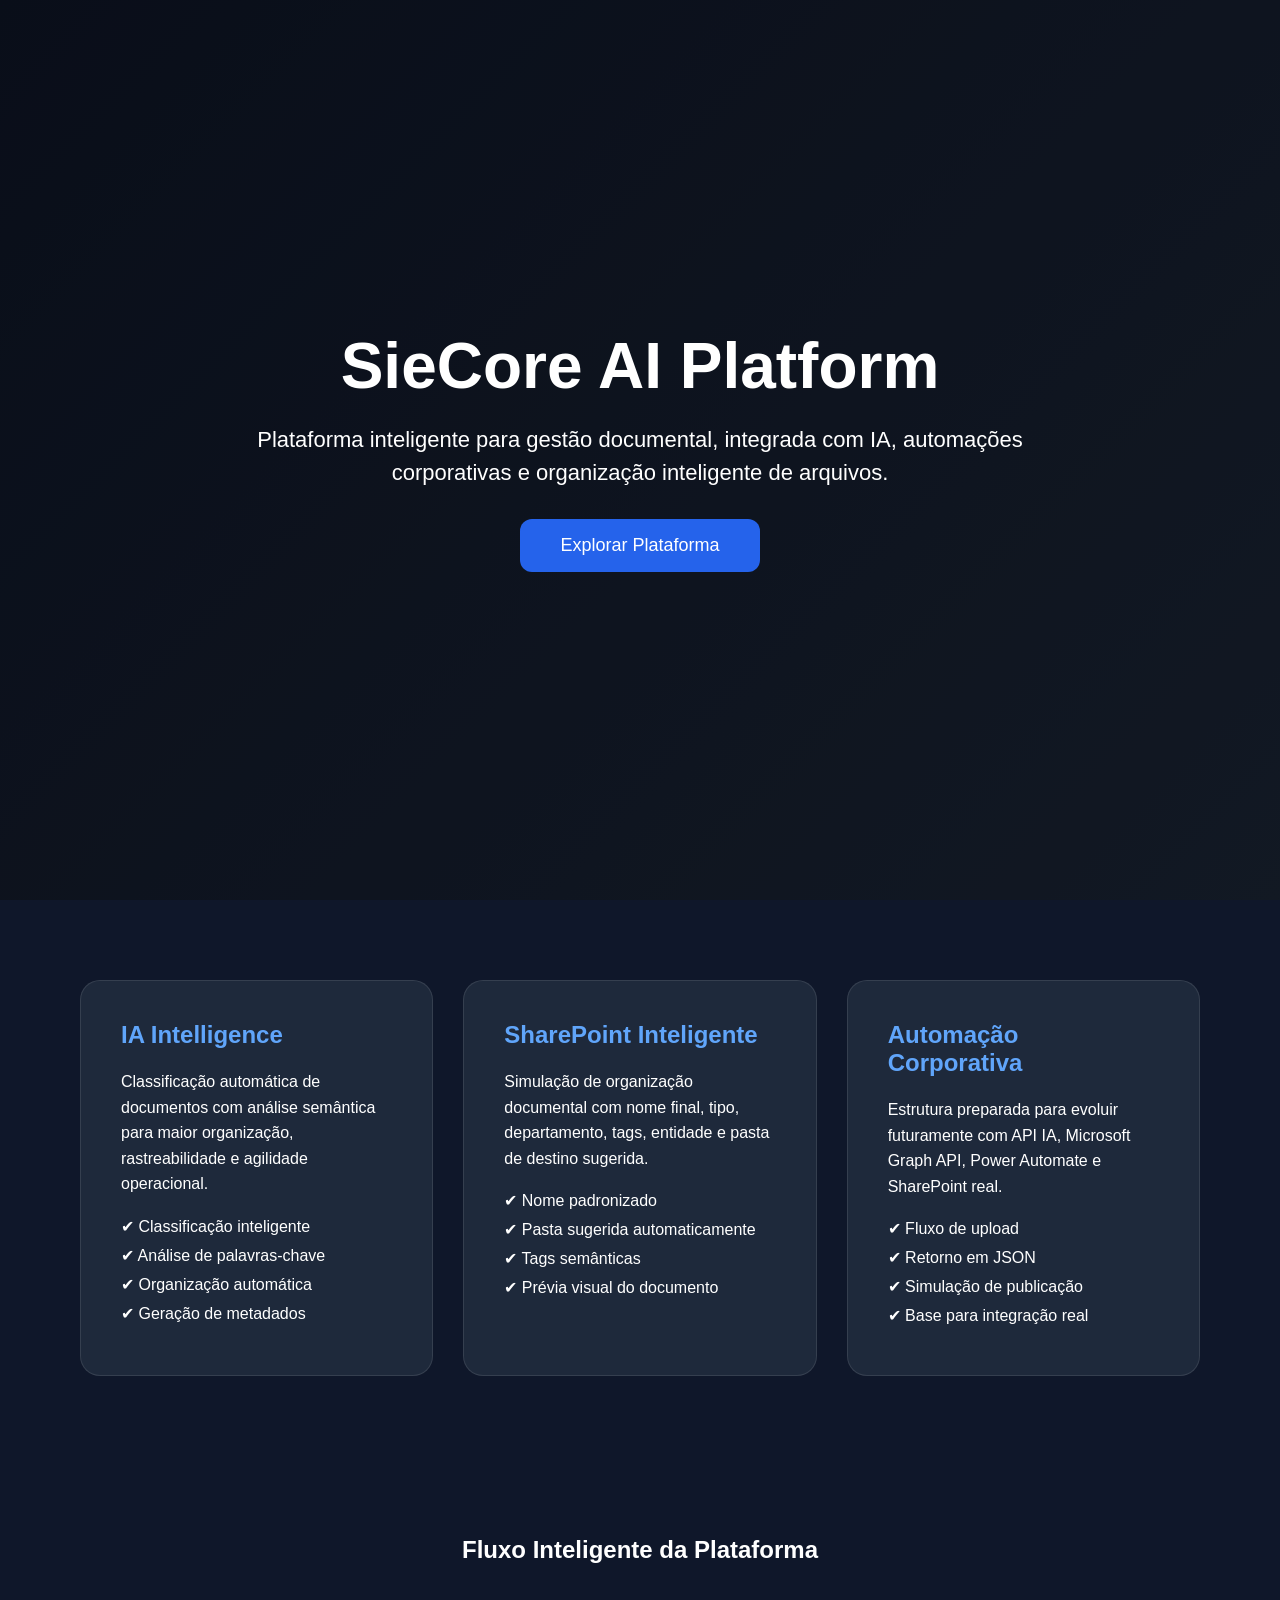
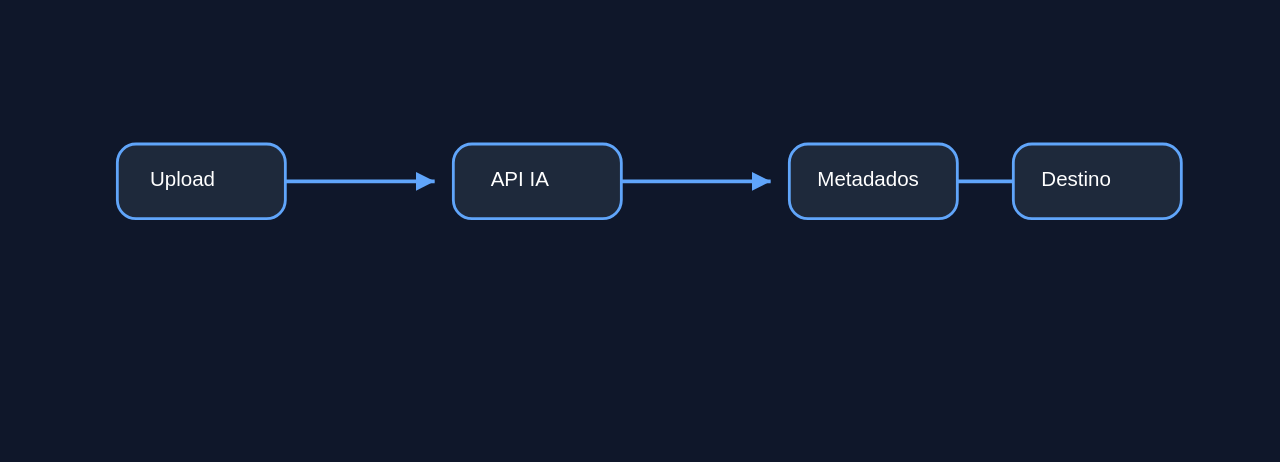
<file: index.html>
<!DOCTYPE html>
<html lang="pt-br">

<head>
    <meta charset="UTF-8" />
    <meta name="viewport" content="width=device-width, initial-scale=1.0" />

    <title>SieCore AI Platform</title>

    <link rel="stylesheet" href="assets/css/style.css">
</head>

<body>

    <header class="hero">
        <div class="overlay"></div>

        <div class="hero-content">
            <h1>SieCore AI Platform</h1>

            <p>
                Plataforma inteligente para gestão documental, integrada com IA,
                automações corporativas e organização inteligente de arquivos.
            </p>

            <div class="hero-buttons">
                <a href="upload_api.html" class="hero-link">
                    Explorar Plataforma
                </a>
            </div>
        </div>
    </header>

    <section class="plans">

        <div class="plan-card">
            <h2>IA Intelligence</h2>

            <p>
                Classificação automática de documentos com análise semântica
                para maior organização, rastreabilidade e agilidade operacional.
            </p>

            <ul>
                <li>✔ Classificação inteligente</li>
                <li>✔ Análise de palavras-chave</li>
                <li>✔ Organização automática</li>
                <li>✔ Geração de metadados</li>
            </ul>
        </div>

        <div class="plan-card">
            <h2>SharePoint Inteligente</h2>

            <p>
                Simulação de organização documental com nome final, tipo,
                departamento, tags, entidade e pasta de destino sugerida.
            </p>

            <ul>
                <li>✔ Nome padronizado</li>
                <li>✔ Pasta sugerida automaticamente</li>
                <li>✔ Tags semânticas</li>
                <li>✔ Prévia visual do documento</li>
            </ul>
        </div>

        <div class="plan-card">
            <h2>Automação Corporativa</h2>

            <p>
                Estrutura preparada para evoluir futuramente com API IA,
                Microsoft Graph API, Power Automate e SharePoint real.
            </p>

            <ul>
                <li>✔ Fluxo de upload</li>
                <li>✔ Retorno em JSON</li>
                <li>✔ Simulação de publicação</li>
                <li>✔ Base para integração real</li>
            </ul>
        </div>

    </section>

    <section class="diagram-section">
        <h2>Fluxo Inteligente da Plataforma</h2>

        <svg viewBox="0 0 1200 400" role="img" aria-label="Fluxo inteligente da plataforma">
            <rect x="40" y="150" width="180" height="80" rx="20"></rect>
            <text x="75" y="195">Upload</text>

            <line x1="220" y1="190" x2="380" y2="190"></line>
            <polygon points="380,190 360,180 360,200"></polygon>

            <rect x="400" y="150" width="180" height="80" rx="20"></rect>
            <text x="440" y="195">API IA</text>

            <line x1="580" y1="190" x2="740" y2="190"></line>
            <polygon points="740,190 720,180 720,200"></polygon>

            <rect x="760" y="150" width="180" height="80" rx="20"></rect>
            <text x="790" y="195">Metadados</text>

            <line x1="940" y1="190" x2="1080" y2="190"></line>
            <polygon points="1080,190 1060,180 1060,200"></polygon>

            <rect x="1000" y="150" width="180" height="80" rx="20"></rect>
            <text x="1030" y="195">Destino</text>
        </svg>
    </section>

</body>

</html>
</file>
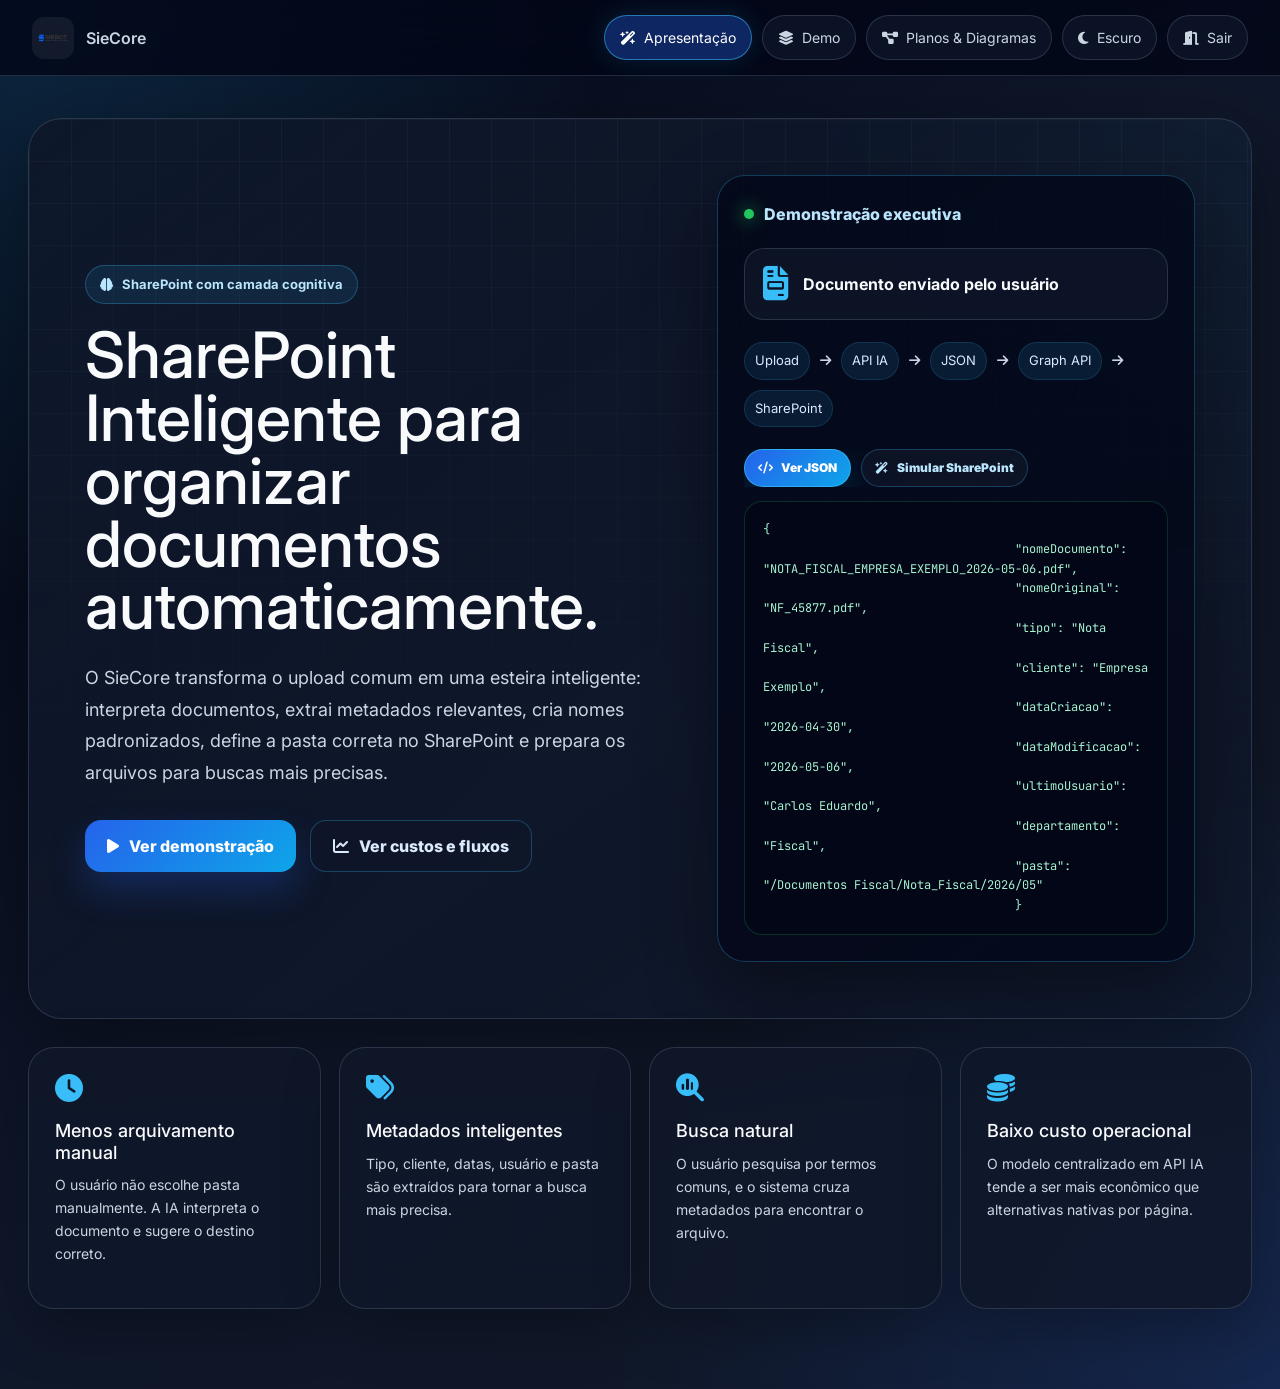
<file: upload_api.html>
<!doctype html>
<html lang="pt-br">

<head>
    <meta charset="utf-8">
    <meta name="viewport" content="width=device-width, initial-scale=1">
    <title>SieCore Ai | SharePoint Inteligente</title>

    <link
        href="https://fonts.googleapis.com/css2?family=Inter:wght@300;400;500;600;700;800;900&family=JetBrains+Mono:wght@400;700&display=swap"
        rel="stylesheet">
    <link href="https://cdn.jsdelivr.net/npm/bootstrap@5.3.3/dist/css/bootstrap.min.css" rel="stylesheet">
    <link rel="stylesheet" href="https://cdnjs.cloudflare.com/ajax/libs/font-awesome/6.4.2/css/all.min.css">
    <link rel="stylesheet" href="assets/css/style_upload.css">
</head>

<body class="tech-layout theme-dark" data-theme="dark">

    <div id="toast" class="toast">
        <i class="fa-solid fa-circle-check"></i>
        <span id="toast-text">Documento enviado com sucesso.</span>
    </div>

    <div id="doc-modal" class="modal-overlay">
        <div class="modal-card">
            <div class="modal-header">
                <div class="modal-title">
                    <i class="fa-solid fa-file-shield text-primary"></i>
                    <span>Inspeção inteligente do arquivo</span>
                </div>

                <button class="btn-close" onclick="closeDocPreview()">
                    <i class="fa-solid fa-xmark"></i>
                </button>
            </div>

            <div class="modal-body" id="doc-modal-content"></div>
        </div>
    </div>

    <header class="top-navbar">
        <div class="nav-brand">
            <img src="assets/img/SIEBOT.png" alt="Logo Siebot" class="brand-logo">
            <span class="module-name"> SieCore</span>
        </div>
        
        <button class="mobile-menu-toggle" onclick="toggleMobileMenu()" aria-label="Abrir menu"
            aria-expanded="false" aria-controls="nav-links">
            <i class="fa-solid fa-bars"></i>
        </button>
        
        <nav class="nav-links" id="nav-links">
            <button class="nav-tab active" onclick="switchView('presentation', this)">
                <i class="fa-solid fa-wand-magic-sparkles"></i>
                Apresentação
            </button>

            <button class="nav-tab" onclick="switchView('workspace', this)">
                <i class="fa-solid fa-layer-group"></i>
                Demo
            </button>

            <button class="nav-tab" onclick="switchView('architecture', this)">
                <i class="fa-solid fa-diagram-project"></i>
                Planos & Diagramas
            </button>

            <button class="nav-action-btn theme-toggle" id="theme-toggle" type="button"
                onclick="toggleSieShareTheme()" aria-label="Ativar modo claro" aria-pressed="false">
                <i class="fa-solid fa-moon"></i>
                <span>Escuro</span>
            </button>

            <a href="index.html" class="nav-action-btn">
                <i class="fa-solid fa-door-open"></i>
                Sair
            </a>
        </nav>
    </header>

    <main class="main-canvas">

        <section id="view-presentation" class="view-panel active">

            <div class="hero-card">
                <div class="hero-copy">
                    <span class="eyebrow">
                        <i class="fa-solid fa-brain"></i>
                        SharePoint com camada cognitiva
                    </span>

                    <h1>SharePoint Inteligente para organizar documentos automaticamente.</h1>

                    <p>
                        O SieCore transforma o upload comum em uma esteira inteligente:
                        interpreta documentos, extrai metadados relevantes, cria nomes padronizados,
                        define a pasta correta no SharePoint e prepara os arquivos para buscas mais precisas.
                    </p>

                    <div class="hero-actions">
                        <button class="btn-filled btn-lg" onclick="switchView('workspace')">
                            <i class="fa-solid fa-play"></i>
                            Ver demonstração
                        </button>

                        <button class="btn-outline btn-lg" onclick="switchView('architecture')">
                            <i class="fa-solid fa-chart-line"></i>
                            Ver custos e fluxos
                        </button>
                    </div>
                </div>

                <div class="hero-panel">
                    <div class="live-card">
                        <div class="live-head">
                            <span class="dot"></span>
                            Demonstração executiva
                        </div>

                        <div class="live-file">
                            <i class="fa-solid fa-file-invoice"></i>
                            <strong>Documento enviado pelo usuário</strong>
                        </div>

                        <div class="pipeline-mini">
                            <span>Upload</span>
                            <i class="fa-solid fa-arrow-right"></i>
                            <span>API IA</span>
                            <i class="fa-solid fa-arrow-right"></i>
                            <span>JSON</span>
                            <i class="fa-solid fa-arrow-right"></i>
                            <span>Graph API</span>
                            <i class="fa-solid fa-arrow-right"></i>
                            <span>SharePoint</span>
                        </div>

                        <div class="smart-preview-card">
                            <div class="smart-preview-actions">
                                <button class="magic-toggle active" id="btn-json-view"
                                    onclick="toggleSmartPreview('json')">
                                    <i class="fa-solid fa-code"></i>
                                    Ver JSON
                                </button>

                                <button class="magic-toggle" id="btn-sharepoint-view"
                                    onclick="toggleSmartPreview('sharepoint')">
                                    <i class="fa-solid fa-wand-magic-sparkles"></i>
                                    Simular SharePoint
                                </button>
                            </div>

                            <div id="preview-json" class="preview-mode active">
                                <div class="mini-json">{
                                    "nomeDocumento": "NOTA_FISCAL_EMPRESA_EXEMPLO_2026-05-06.pdf",
                                    "nomeOriginal": "NF_45877.pdf",
                                    "tipo": "Nota Fiscal",
                                    "cliente": "Empresa Exemplo",
                                    "dataCriacao": "2026-04-30",
                                    "dataModificacao": "2026-05-06",
                                    "ultimoUsuario": "Carlos Eduardo",
                                    "departamento": "Fiscal",
                                    "pasta": "/Documentos Fiscal/Nota_Fiscal/2026/05"
                                    }</div>
                            </div>

                            <div id="preview-sharepoint" class="preview-mode">
                                <div class="sharepoint-real-preview">
                                    <div class="sp-real-scroll">
                                        <div class="sp-real-table">

                                            <div class="sp-real-row sp-real-head">
                                                <div class="sp-col-file">
                                                    <span>Nome</span>
                                                    <i class="fa-solid fa-angle-down"></i>
                                                </div>

                                                <div>
                                                    <span>Título</span>
                                                    <i class="fa-solid fa-angle-down"></i>
                                                </div>

                                                <div>
                                                    <span>Modificado</span>
                                                    <i class="fa-solid fa-circle-info"></i>
                                                    <i class="fa-solid fa-angle-down"></i>
                                                </div>

                                                <div>
                                                    <span>Modificado por</span>
                                                    <i class="fa-solid fa-angle-down"></i>
                                                </div>

                                                <div>
                                                    <span>GED_criado_em</span>
                                                    <i class="fa-solid fa-circle-info"></i>
                                                    <i class="fa-solid fa-angle-down"></i>
                                                </div>

                                                <div>
                                                    <span>GED_criado_por</span>
                                                    <i class="fa-solid fa-angle-down"></i>
                                                </div>
                                            </div>

                                            <div class="sp-real-row">
                                                <div class="sp-col-file sp-real-file">
                                                    <i class="fa-regular fa-file-pdf"></i>
                                                    <span>NOTA_FISCAL_EMPRESA...</span>
                                                </div>

                                                <div class="sp-real-title">
                                                    Nota Fiscal - Empresa Exemplo.pdf
                                                </div>

                                                <div>
                                                    6 de maio
                                                </div>

                                                <div>
                                                    <span class="sp-real-pill">SharePoint App</span>
                                                </div>

                                                <div>
                                                    30/04/2026
                                                </div>

                                                <div>
                                                    Carlos Eduardo
                                                </div>
                                            </div>

                                        </div>
                                    </div>

                                    <div class="sp-real-caption">
                                        As colunas GED são preenchidas automaticamente a partir do JSON retornado pela
                                        API IA.
                                    </div>
                                </div>
                            </div>
                        </div>

                    </div>
                </div>
            </div>

            <div class="value-grid">
                <div class="value-card">
                    <i class="fa-solid fa-clock"></i>
                    <h3>Menos arquivamento manual</h3>
                    <p>O usuário não escolhe pasta manualmente. A IA interpreta o documento e sugere o destino correto.
                    </p>
                </div>

                <div class="value-card">
                    <i class="fa-solid fa-tags"></i>
                    <h3>Metadados inteligentes</h3>
                    <p>Tipo, cliente, datas, usuário e pasta são extraídos para tornar a busca mais precisa.</p>
                </div>

                <div class="value-card">
                    <i class="fa-solid fa-magnifying-glass-chart"></i>
                    <h3>Busca natural</h3>
                    <p>O usuário pesquisa por termos comuns, e o sistema cruza metadados para encontrar o arquivo.</p>
                </div>

                <div class="value-card">
                    <i class="fa-solid fa-coins"></i>
                    <h3>Baixo custo operacional</h3>
                    <p>O modelo centralizado em API IA tende a ser mais econômico que alternativas nativas por página.
                    </p>
                </div>
            </div>

        </section>

        <section id="view-workspace" class="view-panel">

            <div class="workspace-tabs">
                <button class="workspace-tab active" onclick="switchWorkspaceTab('submit', this)">
                    <i class="fa-solid fa-cloud-arrow-up"></i>
                    Submeter arquivo
                </button>

                <button class="workspace-tab" onclick="switchWorkspaceTab('search', this)">
                    <i class="fa-solid fa-magnifying-glass"></i>
                    Pesquisa inteligente
                </button>

                <button class="workspace-tab" onclick="switchWorkspaceTab('uploads', this)">
                    <i class="fa-solid fa-clock-rotate-left"></i>
                    Últimos uploads
                </button>
            </div>

            <div id="workspace-submit" class="workspace-panel active">
                <div class="split-layout single-focus">

                    <div class="tech-card">
                        <div class="card-title">
                            <i class="fa-solid fa-robot text-primary"></i>
                            Motor de ingestão cognitiva
                        </div>

                        <p class="text-muted">
                            Nesta demonstração, a leitura de arquivos textuais é simulada.
                            Para PDF, DOCX e XLSX, a tela representa a resposta esperada de uma API IA,
                            sem gerar nomes a partir do nome original do arquivo.
                        </p>

                        <div id="step-upload" class="engine-step active">
                            <select id="ai-hint" class="tech-input mb-3">
                                <option value="auto">Detecção automática pela API IA</option>
                                <option value="nf">Documento: Nota Fiscal</option>
                                <option value="contrato">Documento: Contrato</option>
                                <option value="curriculo">Documento: Currículo / RH</option>
                                <option value="pedido">Documento: Pedido / Logística</option>
                            </select>

                            <div class="upload-zone" id="drop-zone">
                                <i class="fa-solid fa-file-circle-plus icon-lg"></i>
                                <h4>Arraste o arquivo para análise</h4>
                                <span class="text-muted">Suporta .pdf, .docx, .xml, .xlsx, .csv, .txt</span>

                                <input type="file" id="file-input" hidden>

                                <button class="btn-outline mt-3"
                                    onclick="document.getElementById('file-input').click()">
                                    Procurar arquivo
                                </button>
                            </div>
                        </div>

                        <div id="step-processing" class="engine-step">
                            <div class="console-window">
                                <div class="console-header">
                                    SieCore: api_ia_document_intelligence
                                </div>

                                <div class="console-body" id="ai-logs"></div>
                            </div>
                        </div>

                        <div id="step-results" class="engine-step">
                            <div class="success-alert">
                                <i class="fa-solid fa-check-circle"></i>
                                Documento interpretado. Revise os metadados antes de publicar.
                            </div>

                            <div class="form-grid">
                                <div class="col-full">
                                    <label>Nome final criado pela IA</label>
                                    <input type="text" id="meta-filename" class="tech-input hl">
                                </div>

                                <div class="col-half">
                                    <label>Tipo documental</label>
                                    <input type="text" id="meta-type" class="tech-input" readonly>
                                </div>

                                <div class="col-half">
                                    <label>Cliente / Entidade</label>
                                    <input type="text" id="meta-client" class="tech-input" readonly>
                                </div>

                                <div class="col-half">
                                    <label>Data extraída</label>
                                    <input type="text" id="meta-date" class="tech-input" readonly>
                                </div>

                                <div class="col-half">
                                    <label>Departamento</label>
                                    <input type="text" id="meta-department" class="tech-input" readonly>
                                </div>

                                <div class="col-full">
                                    <label>Diretório alvo</label>
                                    <input type="text" id="meta-folder" class="tech-input" readonly>
                                </div>

                                <div class="col-full">
                                    <label>Justificativa da API IA</label>
                                    <div class="reason-box" id="ai-reason"></div>
                                </div>

                                <div class="col-full">
                                    <label>Tags semânticas</label>
                                    <div class="tags-container" id="meta-tags"></div>
                                </div>
                            </div>

                            <div class="action-row">
                                <button class="btn-text" onclick="resetUpload()">Analisar outro</button>

                                <button class="btn-filled" id="btn-submit" onclick="syncSharePoint()">
                                    <i class="fa-brands fa-microsoft"></i>
                                    Publicar no SharePoint
                                </button>
                            </div>
                        </div>
                    </div>

                    <div class="tech-card side-insight">
                        <div class="card-title">
                            <i class="fa-solid fa-list-check text-primary"></i>
                            O que a API IA retorna
                        </div>

                        <ul class="check-list">
                            <li>Nome final padronizado, sem depender do nome original enviado pelo usuário.</li>
                            <li>Nome original preservado para auditoria e rastreabilidade.</li>
                            <li>Tipo documental, cliente, datas relevantes e último usuário responsável.</li>
                            <li>Pasta final sugerida para publicação no SharePoint.</li>
                            <li>Payload compatível com automações e Microsoft Graph API.</li>
                        </ul>
                    </div>

                </div>
            </div>

            <div id="workspace-search" class="workspace-panel">
                <div class="tech-card">
                    <div class="card-title">
                        <i class="fa-solid fa-magnifying-glass-chart text-primary"></i>
                        Pesquisa inteligente
                    </div>

                    <p class="text-muted">
                        A pesquisa consulta tipo documental, cliente, entidade, pasta, tags e texto extraído,
                        permitindo encontrar documentos mesmo sem saber o nome exato do arquivo.
                    </p>

                    <div class="search-wrap">
                        <input type="text" id="ai-search-input" class="tech-input"
                            placeholder="Ex: nota fiscal maio, contrato prestador, RH, fornecedor">

                        <button class="btn-filled" onclick="runSearch()">
                            <i class="fa-solid fa-magnifying-glass"></i>
                            Buscar
                        </button>
                    </div>

                    <div id="search-results-list" class="mt-3"></div>
                </div>
            </div>

            <div id="workspace-uploads" class="workspace-panel">
                <div class="tech-card">
                    <div class="card-title flex-between">
                        <span>
                            <i class="fa-solid fa-database text-primary"></i>
                            Últimos uploads indexados
                        </span>

                        <span class="badge">1.100 documentos/mês</span>
                    </div>

                    <p class="text-muted mb-4">
                        Clique em um documento para ver metadados, payload e destino final.
                    </p>

                    <div class="doc-list" id="recent-docs-list"></div>
                </div>
            </div>

        </section>

        <section id="view-architecture" class="view-panel">

            <div class="cost-intro tech-card">
                <div class="card-title">
                    <i class="fa-solid fa-calculator text-primary"></i>
                    Premissas de cálculo
                </div>

                <div class="calc-grid">
                    <div>
                        <strong>Volume operacional</strong>
                        <span>50 arquivos/dia × 22 dias úteis = 1.100 documentos/mês</span>
                    </div>

                    <div>
                        <strong>Tokens por arquivo</strong>
                        <span>1.500 tokens de entrada + 200 tokens de saída</span>
                    </div>

                    <div>
                        <strong>Total mensal</strong>
                        <span>1.650.000 tokens de entrada + 220.000 tokens de saída</span>
                    </div>

                    <div>
                        <strong>Conversão usada</strong>
                        <span>US$ 1,00 = R$ 5,00</span>
                    </div>
                </div>
            </div>

            <div class="plan-grid">
                <article class="plan-card recommended">
                    <div class="plan-kicker">Plano recomendado</div>

                    <h2>API IA própria + Graph API</h2>

                    <p>
                        O arquivo é enviado para a aplicação, a API IA interpreta o conteúdo,
                        devolve um JSON estruturado e o back-end publica no SharePoint.
                    </p>

                    <div class="price-table mini">
                        <div><strong>Gemini 2.5 Flash</strong><span>~R$ 5,22/mês</span></div>
                        <div><strong>GPT-5.4 mini</strong><span>~R$ 11,13/mês</span></div>
                        <div><strong>Gemini 2.5 Pro</strong><span>~R$ 21,31/mês</span></div>
                        <div><strong>GPT-5.4</strong><span>~R$ 37,12/mês</span></div>
                    </div>

                    <div class="formula-box">
                        Cálculo: entrada mensal × preço entrada + saída mensal × preço saída, convertido para BRL.
                    </div>
                </article>

                <article class="plan-card warning">
                    <div class="plan-kicker">Alternativa Microsoft</div>

                    <h2>Microsoft Syntex</h2>

                    <p>
                        A cobrança é por página processada. Considerando 3 páginas por arquivo:
                        1.100 documentos × 3 páginas = 3.300 páginas/mês.
                    </p>

                    <div class="price-table mini">
                        <div><strong>Não estruturado</strong><span>~R$ 82,50/mês</span></div>
                        <div><strong>Pré-criado</strong><span>~R$ 165,00/mês</span></div>
                        <div><strong>Estruturado / Forma livre</strong><span>~R$ 825,00/mês</span></div>
                    </div>

                    <div class="formula-box">
                        Cálculo: 3.300 páginas × preço por página × R$ 5,00.
                    </div>
                </article>

                <article class="plan-card neutral">
                    <div class="plan-kicker">Automação operacional</div>

                    <h2>Power Automate</h2>

                    <p>
                        Atua como orquestrador: observa uma pasta, dispara fluxo, move arquivo
                        e atualiza metadados. Não substitui a inteligência documental.
                    </p>

                    <ul>
                        <li>Custo depende das licenças Microsoft existentes.</li>
                        <li>Mais latência por depender de gatilhos.</li>
                        <li>Requer dropzone ou biblioteca intermediária.</li>
                        <li>Bom complemento, mas não ideal como cérebro da solução.</li>
                    </ul>

                    <div class="formula-box">
                        Melhor uso: automações posteriores ao upload e notificações internas.
                    </div>
                </article>
            </div>

            <div class="tech-card mt-4">
                <div class="card-title flex-between">
                    <span>
                        <i class="fa-solid fa-code-branch text-primary"></i>
                        Fluxos simplificados
                    </span>

                    <div class="flow-tabs">
                        <button class="ft-btn active" onclick="showFlow('api', this)">API IA</button>
                        <button class="ft-btn" onclick="showFlow('automate', this)">Power Automate</button>
                        <button class="ft-btn" onclick="showFlow('syntex', this)">Syntex</button>
                    </div>
                </div>

                <div id="flow-api" class="diagram-panel active">
                    <div class="uml-description">
                        <i class="fa-solid fa-check-circle text-primary"></i>
                        <strong>Fluxo API:</strong>
                        upload, envio para API IA, retorno JSON, montagem da requisição, upload via Graph API,
                        gravação no SharePoint e retorno do nome/pasta ao usuário.
                    </div>
                
                    <div class="diagram-image-card">
                        <div class="diagram-image-header">
                            <span>Diagrama original</span>
                            <strong>Sequência API IA + Graph API</strong>
                        </div>
                
                        <img src="assets/img/diagrama-api-ia.jpeg" alt="Diagrama de sequência API IA">
                    </div>
                
                    <div class="sequence-wrap" data-diagram="api"></div>
                </div>

                <div id="flow-automate" class="diagram-panel">
                    <div class="uml-description error">
                        <i class="fa-solid fa-triangle-exclamation text-danger"></i>
                        <strong>Fluxo Power Automate:</strong>
                        a IA ainda analisa o documento, mas o arquivo passa por uma pasta dropzone,
                        aguarda gatilho e só depois é movido para a pasta final.
                    </div>
                
                    <div class="diagram-image-card">
                        <div class="diagram-image-header">
                            <span>Diagrama original</span>
                            <strong>Sequência Power Automate</strong>
                        </div>
                
                        <img src="assets/img/diagrama-power-automate.jpeg" alt="Diagrama de sequência Power Automate">
                    </div>
                
                    <div class="sequence-wrap" data-diagram="automate"></div>
                </div>

                <div id="flow-syntex" class="diagram-panel">
                    <div class="uml-description error">
                        <i class="fa-solid fa-triangle-exclamation text-danger"></i>
                        <strong>Fluxo Syntex:</strong>
                        o documento entra primeiro no SharePoint, depois o Syntex processa,
                        extrai dados e atualiza colunas/tags na biblioteca.
                    </div>
                
                    <div class="diagram-image-card">
                        <div class="diagram-image-header">
                            <span>Diagrama original</span>
                            <strong>Sequência Microsoft Syntex</strong>
                        </div>
                
                        <img src="assets/img/diagrama-syntex.jpeg" alt="Diagrama de sequência Microsoft Syntex">
                    </div>
                
                    <div class="sequence-wrap" data-diagram="syntex"></div>
                </div>
            </div>

        </section>

    </main>

    <script src="assets/js/upload_core.js"></script>
    <script src="assets/js/upload_presentation.js"></script>
    <script src="assets/js/upload_demo.js"></script>
    <script src="assets/js/upload_architecture.js"></script>
    <script src="assets/js/upload_ai.js"></script>
</body>

</html>
</file>
<file: assets/css/style.css>
* {
    margin: 0;
    padding: 0;
    box-sizing: border-box;
    font-family: Arial, Helvetica, sans-serif;
}

body {
    background: #0f172a;
    color: white;
}

.hero {
    height: 100vh;
    display: flex;
    justify-content: center;
    align-items: center;
    text-align: center;
    position: relative;
    background: linear-gradient(135deg, #0f172a, #1e293b);
}

.overlay {
    position: absolute;
    width: 100%;
    height: 100%;
    background: rgba(0, 0, 0, .4);
}

.hero-content {
    position: relative;
    z-index: 2;
}

.hero h1 {
    font-size: 64px;
    margin-bottom: 20px;
}

.hero p {
    font-size: 22px;
    max-width: 800px;
    margin: auto;
    line-height: 1.5;
}

.hero-buttons {
    margin-top: 30px;
}

.hero button {
    padding: 16px 40px;
    border: none;
    border-radius: 12px;
    background: #2563eb;
    color: white;
    font-size: 18px;
    cursor: pointer;
    transition: .3s;
}

.hero button:hover {
    transform: scale(1.05);
    background: #3b82f6;
}

.plans {
    display: grid;
    grid-template-columns: repeat(auto-fit, minmax(300px, 1fr));
    gap: 30px;
    padding: 80px;
}

.plan-card {
    background: #1e293b;
    border: 1px solid rgba(255, 255, 255, .1);
    border-radius: 20px;
    padding: 40px;
    transition: .3s;
}

.plan-card:hover {
    transform: translateY(-10px);
}

.plan-card h2 {
    margin-bottom: 20px;
    color: #60a5fa;
}

.plan-card p {
    line-height: 1.6;
    margin-bottom: 20px;
}

.plan-card ul {
    list-style: none;
}

.plan-card li {
    margin-bottom: 10px;
}

.main-platform {
    padding: 80px;
}

.tabs {
    display: flex;
    gap: 20px;
    margin-bottom: 40px;
}

.tab {
    padding: 14px 24px;
    border: none;
    background: #1e293b;
    color: white;
    border-radius: 12px;
    cursor: pointer;
}

.tab.active {
    background: #2563eb;
}

.content-area {
    background: #1e293b;
    border-radius: 20px;
    padding: 40px;
}

.tab-content {
    display: none;
}

.tab-content.active {
    display: block;
}

.upload-box,
.search-box {
    display: flex;
    gap: 20px;
    margin-top: 30px;
}

input {
    flex: 1;
    padding: 14px;
    border: none;
    border-radius: 12px;
    font-size: 16px;
}

button {
    padding: 14px 24px;
    border: none;
    border-radius: 12px;
    cursor: pointer;
    background: #2563eb;
    color: white;
}

.result-card {
    background: #0f172a;
    margin-top: 20px;
    padding: 20px;
    border-radius: 12px;
}

.diagram-section {
    padding: 80px;
    text-align: center;
}

.diagram-section svg {
    width: 100%;
    margin-top: 40px;
}

svg rect {
    fill: #1e293b;
    stroke: #60a5fa;
    stroke-width: 3;
}

svg line {
    stroke: #60a5fa;
    stroke-width: 4;
}

svg polygon {
    fill: #60a5fa;
}

svg text {
    fill: white;
    font-size: 22px;
}

.hero-link {
    padding: 16px 40px;
    border: none;
    border-radius: 12px;
    background: #2563eb;
    color: white;
    font-size: 18px;
    text-decoration: none;
    display: inline-block;
}

@media(max-width:768px) {

    .hero h1 {
        font-size: 42px;
    }

    .plans {
        padding: 30px;
    }

    .main-platform {
        padding: 30px;
    }

    .upload-box,
    .search-box {
        flex-direction: column;
    }

}
</file>
<file: assets/css/style_upload.css>
:root {
    --bg-main: #060b18;
    --bg-card: rgba(15, 23, 42, 0.88);
    --bg-card-solid: #0f172a;
    --bg-soft: rgba(2, 6, 23, 0.55);
    --bg-control: rgba(15, 23, 42, 0.82);
    --bg-input: rgba(2, 6, 23, 0.76);
    --primary: #38bdf8;
    --primary-strong: #2563eb;
    --primary-soft: rgba(56, 189, 248, 0.1);
    --primary-border: rgba(56, 189, 248, 0.28);
    --success: #22c55e;
    --warning: #f59e0b;
    --danger: #ef4444;
    --text-main: #f8fafc;
    --text-muted: #cbd5e1;
    --text-soft: #dbeafe;
    --text-accent: #bae6fd;
    --border: rgba(148, 163, 184, 0.22);
    --shadow: 0 24px 80px rgba(0, 0, 0, 0.42);
    --body-bg:
        radial-gradient(circle at top left, rgba(56, 189, 248, 0.18), transparent 32%),
        radial-gradient(circle at bottom right, rgba(37, 99, 235, 0.2), transparent 35%),
        linear-gradient(135deg, #020617 0%, #0f172a 48%, #111827 100%);
    --navbar-bg: rgba(2, 6, 23, 0.78);
    --navbar-bg-scrolled: rgba(2, 6, 23, 0.92);
    --hero-bg:
        linear-gradient(145deg, rgba(15, 23, 42, 0.94), rgba(15, 23, 42, 0.66)),
        radial-gradient(circle at top right, rgba(56, 189, 248, 0.18), transparent 36%);
    --panel-bg: rgba(2, 6, 23, 0.72);
    --code-bg: #020617;
    --code-text: #a7f3d0;
    --table-bg: #ffffff;
    --table-text: #242424;
}

body[data-theme="light"] {
    --bg-main: #f5faff;
    --bg-card: rgba(255, 255, 255, 0.88);
    --bg-card-solid: #ffffff;
    --bg-soft: rgba(226, 242, 255, 0.72);
    --bg-control: rgba(255, 255, 255, 0.9);
    --bg-input: rgba(255, 255, 255, 0.94);
    --primary: #0284c7;
    --primary-strong: #2563eb;
    --primary-soft: rgba(14, 165, 233, 0.11);
    --primary-border: rgba(14, 165, 233, 0.28);
    --text-main: #0f172a;
    --text-muted: #475569;
    --text-soft: #1e3a8a;
    --text-accent: #0369a1;
    --border: rgba(37, 99, 235, 0.18);
    --shadow: 0 24px 72px rgba(37, 99, 235, 0.14);
    --body-bg:
        radial-gradient(circle at top left, rgba(14, 165, 233, 0.16), transparent 30%),
        radial-gradient(circle at bottom right, rgba(37, 99, 235, 0.12), transparent 34%),
        linear-gradient(135deg, #f8fbff 0%, #edf7ff 48%, #ffffff 100%);
    --navbar-bg: rgba(248, 251, 255, 0.86);
    --navbar-bg-scrolled: rgba(255, 255, 255, 0.94);
    --hero-bg:
        linear-gradient(145deg, rgba(255, 255, 255, 0.96), rgba(236, 248, 255, 0.82)),
        radial-gradient(circle at top right, rgba(14, 165, 233, 0.2), transparent 36%);
    --panel-bg: rgba(255, 255, 255, 0.78);
    --code-bg: #082f49;
    --code-text: #d9f99d;
    --table-bg: #ffffff;
    --table-text: #1f2937;
}

body[data-theme="dark"] {
    color-scheme: dark;
}

body[data-theme="light"] {
    color-scheme: light;
}

* {
    margin: 0;
    padding: 0;
    box-sizing: border-box;
}

body.tech-layout {
    min-height: 100vh;
    background: var(--body-bg);
    color: var(--text-main);
    font-family: "Inter", Arial, sans-serif;
    transition: background 0.25s ease, color 0.25s ease;
}

button,
input,
select {
    font-family: inherit;
}

button {
    cursor: pointer;
}

.text-primary {
    color: var(--primary);
}

.text-danger {
    color: var(--danger);
}

.text-muted {
    color: var(--text-muted) !important;
    line-height: 1.7;
}

.mb-3 {
    margin-bottom: 16px;
}

.mb-4 {
    margin-bottom: 24px;
}

.mt-3 {
    margin-top: 16px;
}

.mt-4 {
    margin-top: 28px;
}

.flex-between {
    display: flex;
    justify-content: space-between;
    align-items: center;
    gap: 16px;
}

/* =========================
   TOAST
========================= */

.toast {
    position: fixed;
    top: 96px;
    right: 28px;
    z-index: 100;
    min-width: 320px;
    max-width: 420px;
    display: none;
    align-items: center;
    gap: 12px;
    padding: 16px 18px;
    border-radius: 18px;
    background: rgba(22, 163, 74, 0.94);
    color: white;
    box-shadow: 0 20px 60px rgba(0, 0, 0, 0.35);
    font-weight: 800;
}

.toast.active {
    display: flex;
    animation: toastIn 0.25s ease both;
}

@keyframes toastIn {
    from {
        opacity: 0;
        transform: translateX(18px);
    }

    to {
        opacity: 1;
        transform: translateX(0);
    }
}

/* =========================
   NAVBAR
========================= */

.top-navbar {
    position: sticky;
    top: 0;
    z-index: 20;
    min-height: 76px;
    padding: 14px 32px;
    display: flex;
    align-items: center;
    justify-content: space-between;
    background: var(--navbar-bg);
    border-bottom: 1px solid var(--border);
    backdrop-filter: blur(18px);
    transition: transform 0.28s ease, background 0.25s ease, box-shadow 0.25s ease;
    will-change: transform;
}

.top-navbar.nav-scrolled {
    background: var(--navbar-bg-scrolled);
    box-shadow: 0 14px 34px rgba(0, 0, 0, 0.24);
}

.mobile-menu-toggle {
    display: none;
    width: 44px;
    height: 44px;
    border: 1px solid var(--border);
    border-radius: 999px;
    align-items: center;
    justify-content: center;
    background: var(--bg-control);
    color: var(--text-soft);
    font-size: 18px;
    transition: 0.22s ease;
}

.mobile-menu-toggle:hover,
.mobile-menu-toggle.active {
    color: white;
    border-color: rgba(56, 189, 248, 0.55);
    background: rgba(37, 99, 235, 0.35);
}

.nav-brand {
    display: flex;
    align-items: center;
    gap: 12px;
    font-weight: 800;
    letter-spacing: 0;
}

.brand-logo {
    width: 42px;
    height: 42px;
    object-fit: contain;
    border-radius: 12px;
    background: rgba(255, 255, 255, 0.06);
    padding: 4px;
}

.module-name {
    color: var(--text-muted);
    font-weight: 600;
}

.nav-links {
    display: flex;
    align-items: center;
    gap: 10px;
}

.nav-tab,
.nav-action-btn {
    border: 1px solid var(--border);
    background: var(--bg-control);
    color: var(--text-muted);
    padding: 11px 15px;
    border-radius: 999px;
    display: inline-flex;
    align-items: center;
    gap: 8px;
    font-size: 14px;
    text-decoration: none;
    transition: 0.25s ease;
}

.theme-toggle {
    white-space: nowrap;
}

.nav-tab:hover,
.nav-action-btn:hover,
.nav-tab.active,
.theme-toggle[aria-pressed="true"] {
    color: white;
    border-color: rgba(56, 189, 248, 0.55);
    background: rgba(37, 99, 235, 0.35);
    box-shadow: 0 0 28px rgba(56, 189, 248, 0.14);
}

/* =========================
   BASE
========================= */

.main-canvas {
    width: min(1220px, calc(100% - 40px));
    margin: 0 auto;
    padding: 42px 0 80px;
}

.view-panel {
    display: none;
    animation: fadeUp 0.45s ease both;
}

.view-panel.active {
    display: block;
}

@keyframes fadeUp {
    from {
        opacity: 0;
        transform: translateY(14px);
    }

    to {
        opacity: 1;
        transform: translateY(0);
    }
}

/* =========================
   HERO
========================= */

.hero-card {
    min-height: 520px;
    padding: 56px;
    display: grid;
    grid-template-columns: minmax(0, 1.08fr) minmax(0, 0.92fr);
    gap: 36px;
    align-items: center;
    border: 1px solid var(--border);
    border-radius: 34px;
    background: var(--hero-bg);
    box-shadow: var(--shadow);
    position: relative;
    overflow: hidden;
}

.hero-card::before {
    content: "";
    position: absolute;
    inset: 0;
    background-image:
        linear-gradient(rgba(148, 163, 184, 0.06) 1px, transparent 1px),
        linear-gradient(90deg, rgba(148, 163, 184, 0.06) 1px, transparent 1px);
    background-size: 42px 42px;
    mask-image: linear-gradient(to bottom, black, transparent 86%);
    pointer-events: none;
}

.hero-copy,
.hero-panel {
    position: relative;
    z-index: 1;
    min-width: 0;
}

.eyebrow {
    display: inline-flex;
    align-items: center;
    gap: 9px;
    padding: 9px 14px;
    border-radius: 999px;
    background: var(--primary-soft);
    border: 1px solid var(--primary-border);
    color: var(--text-accent);
    font-size: 13px;
    font-weight: 700;
    margin-bottom: 20px;
}

.hero-copy h1 {
    font-size: 64px;
    line-height: 0.98;
    letter-spacing: 0;
    max-width: 760px;
    margin-bottom: 24px;
}

.hero-copy p {
    font-size: 18px;
    color: var(--text-muted);
    line-height: 1.75;
    max-width: 680px;
}

.hero-actions {
    margin-top: 32px;
    display: flex;
    flex-wrap: wrap;
    gap: 14px;
}

/* =========================
   BOTÕES
========================= */

.btn-filled,
.btn-outline,
.btn-text {
    border: 0;
    border-radius: 16px;
    padding: 13px 18px;
    font-weight: 800;
    display: inline-flex;
    align-items: center;
    justify-content: center;
    gap: 10px;
    transition: 0.24s ease;
}

.btn-filled {
    color: white;
    background: linear-gradient(135deg, var(--primary-strong), #0ea5e9);
    box-shadow: 0 18px 36px rgba(37, 99, 235, 0.25);
}

.btn-filled:hover {
    transform: translateY(-2px);
    box-shadow: 0 22px 46px rgba(56, 189, 248, 0.3);
}

.btn-outline {
    color: var(--text-soft);
    background: var(--bg-control);
    border: 1px solid var(--primary-border);
}

.btn-outline:hover {
    border-color: var(--primary);
    background: rgba(56, 189, 248, 0.12);
}

.btn-text {
    color: var(--text-muted);
    background: transparent;
}

.btn-text:hover {
    color: white;
}

.btn-lg {
    min-height: 52px;
    padding-inline: 22px;
}

/* =========================
   LIVE CARD
========================= */

.live-card {
    width: 100%;
    max-width: 100%;
    min-width: 0;
    overflow: hidden;
    border: 1px solid rgba(56, 189, 248, 0.28);
    border-radius: 28px;
    background: var(--panel-bg);
    padding: 26px;
    box-shadow: 0 26px 70px rgba(0, 0, 0, 0.42);
}

.live-head {
    display: flex;
    align-items: center;
    gap: 10px;
    color: var(--text-accent);
    font-weight: 800;
    margin-bottom: 22px;
}

.dot {
    width: 10px;
    height: 10px;
    border-radius: 999px;
    background: var(--success);
    box-shadow: 0 0 18px var(--success);
}

.live-file {
    display: flex;
    align-items: center;
    gap: 14px;
    padding: 18px;
    border-radius: 20px;
    background: var(--bg-control);
    border: 1px solid var(--border);
}

.live-file i {
    font-size: 34px;
    color: var(--primary);
}

.pipeline-mini {
    margin: 22px 0;
    display: flex;
    align-items: center;
    gap: 10px;
    flex-wrap: wrap;
    color: var(--text-muted);
    font-size: 13px;
}

.pipeline-mini span {
    padding: 8px 10px;
    border-radius: 999px;
    background: var(--primary-soft);
    color: var(--text-soft);
    border: 1px solid rgba(56, 189, 248, 0.16);
}

/* =========================
   JSON + SHAREPOINT TOGGLE
========================= */

.smart-preview-card {
    width: 100%;
    max-width: 100%;
    min-width: 0;
    display: grid;
    gap: 14px;
    overflow: hidden;
}

.smart-preview-actions {
    display: flex;
    flex-wrap: wrap;
    gap: 10px;
    max-width: 100%;
    overflow: hidden;
}

.magic-toggle {
    border: 1px solid var(--primary-border);
    background: var(--bg-control);
    color: var(--text-accent);
    padding: 9px 13px;
    border-radius: 999px;
    font-size: 12px;
    font-weight: 900;
    display: inline-flex;
    align-items: center;
    gap: 8px;
    max-width: 100%;
    white-space: nowrap;
    transition: 0.22s ease;
}

.magic-toggle:hover,
.magic-toggle.active {
    color: #ffffff;
    background: linear-gradient(135deg, #2563eb, #0ea5e9);
    border-color: rgba(56, 189, 248, 0.75);
    box-shadow: 0 14px 34px rgba(14, 165, 233, 0.22);
}

.preview-mode {
    display: none;
    min-width: 0;
    max-width: 100%;
}

.preview-mode.active {
    display: block;
}

.mini-json {
    width: 100%;
    max-width: 100%;
    min-width: 0;
    overflow-x: auto;
    overflow-y: hidden;
    white-space: pre-wrap;
    word-break: break-word;
    overflow-wrap: anywhere;
    display: block;
    text-align: left;
    color: var(--code-text);
    background: var(--code-bg);
    border: 1px solid rgba(34, 197, 94, 0.22);
    border-radius: 18px;
    padding: 18px;
    font-family: "JetBrains Mono", monospace;
    font-size: 12px;
    line-height: 1.65;
}

/* =========================
   SHAREPOINT VISUAL
========================= */

.sharepoint-real-preview {
    width: 100%;
    max-width: 100%;
    min-width: 0;
    background: #ffffff;
    color: #242424;
    border-radius: 12px;
    border: 1px solid #edebe9;
    overflow: hidden;
    box-shadow: 0 14px 32px rgba(15, 23, 42, 0.16);
}

.sp-real-scroll {
    width: 100%;
    max-width: 100%;
    overflow-x: auto;
    overflow-y: hidden;
}

.sp-real-table {
    min-width: 680px;
    font-family: "Inter", Arial, sans-serif;
    font-size: 12px;
}

.sp-real-row {
    display: grid;
    grid-template-columns: 180px 180px 105px 135px 120px 120px;
    align-items: center;
    min-height: 48px;
    border-bottom: 1px solid #edebe9;
}

.sp-real-row>div {
    padding: 10px 12px;
    min-width: 0;
    white-space: nowrap;
    overflow: hidden;
    text-overflow: ellipsis;
}

.sp-real-head {
    min-height: 42px;
    background: #ffffff;
    color: #242424;
    font-weight: 600;
    border-bottom: 1px solid #edebe9;
}

.sp-real-head>div {
    display: flex;
    align-items: center;
    gap: 6px;
}

.sp-real-head i {
    color: #605e5c;
    font-size: 10px;
}

.sp-col-file {
    display: flex;
    align-items: center;
    gap: 8px;
}

.sp-real-file {
    color: #323130;
    font-weight: 500;
}

.sp-real-file i {
    color: #d13438;
    font-size: 14px;
    flex-shrink: 0;
}

.sp-real-title {
    color: #323130;
}

.sp-real-pill {
    display: inline-flex;
    align-items: center;
    justify-content: center;
    max-width: 120px;
    padding: 4px 10px;
    border-radius: 999px;
    background: #f3f2f1;
    color: #323130;
    font-size: 11px;
    font-weight: 500;
}

.sp-real-caption {
    padding: 9px 12px;
    background: #fafafa;
    color: #605e5c;
    font-size: 11px;
    border-top: 1px solid #edebe9;
}

/* =========================
   VALUE CARDS
========================= */

.value-grid {
    margin-top: 28px;
    display: grid;
    grid-template-columns: repeat(4, 1fr);
    gap: 18px;
}

.value-card,
.tech-card,
.plan-card {
    border: 1px solid var(--border);
    border-radius: 26px;
    background: var(--bg-card);
    box-shadow: 0 20px 55px rgba(0, 0, 0, 0.28);
    backdrop-filter: blur(18px);
}

.value-card {
    padding: 26px;
}

.value-card i {
    font-size: 28px;
    color: var(--primary);
    margin-bottom: 18px;
}

.value-card h3 {
    font-size: 18px;
    margin-bottom: 10px;
}

.value-card p {
    color: var(--text-muted);
    line-height: 1.65;
    font-size: 14px;
}

/* =========================
   WORKSPACE
========================= */

.workspace-tabs {
    display: flex;
    gap: 12px;
    margin-bottom: 22px;
    padding: 8px;
    border: 1px solid var(--border);
    border-radius: 24px;
    background: var(--bg-soft);
}

.workspace-tab {
    flex: 1;
    min-height: 52px;
    border: 0;
    border-radius: 18px;
    background: transparent;
    color: var(--text-muted);
    font-weight: 800;
    display: inline-flex;
    align-items: center;
    justify-content: center;
    gap: 10px;
    transition: 0.24s ease;
}

.workspace-tab.active,
.workspace-tab:hover {
    color: white;
    background: linear-gradient(135deg, rgba(37, 99, 235, 0.88), rgba(14, 165, 233, 0.72));
}

.workspace-panel {
    display: none;
}

.workspace-panel.active {
    display: block;
}

.split-layout {
    display: grid;
    grid-template-columns: minmax(0, 1.25fr) minmax(0, 0.75fr);
    gap: 22px;
}

.tech-card {
    padding: 30px;
    min-width: 0;
}

.card-title {
    font-size: 19px;
    font-weight: 900;
    letter-spacing: 0;
    margin-bottom: 18px;
    display: flex;
    align-items: center;
    gap: 12px;
}

.engine-step {
    display: none;
    margin-top: 24px;
}

.engine-step.active {
    display: block;
}

.tech-input {
    width: 100%;
    min-height: 52px;
    border-radius: 16px;
    border: 1px solid var(--border);
    background: var(--bg-input);
    color: var(--text-main);
    padding: 0 16px;
    outline: none;
    font-size: 15px;
}

.tech-input:focus {
    border-color: rgba(56, 189, 248, 0.75);
    box-shadow: 0 0 0 4px rgba(56, 189, 248, 0.1);
}

.tech-input.hl {
    border-color: rgba(34, 197, 94, 0.48);
}

/* =========================
   UPLOAD
========================= */

.upload-zone {
    min-height: 280px;
    border: 1.5px dashed rgba(56, 189, 248, 0.45);
    border-radius: 26px;
    background:
        linear-gradient(145deg, rgba(56, 189, 248, 0.08), rgba(37, 99, 235, 0.06)),
        var(--bg-soft);
    display: flex;
    align-items: center;
    justify-content: center;
    flex-direction: column;
    text-align: center;
    padding: 32px;
    transition: 0.25s ease;
}

.upload-zone.dragover {
    transform: scale(1.01);
    border-color: var(--primary);
    background: rgba(56, 189, 248, 0.14);
}

.icon-lg {
    font-size: 54px;
    color: var(--primary);
    margin-bottom: 18px;
}

.console-window {
    overflow: hidden;
    border-radius: 22px;
    border: 1px solid rgba(56, 189, 248, 0.2);
    background: var(--code-bg);
}

.console-header {
    padding: 14px 18px;
    background: var(--bg-control);
    border-bottom: 1px solid var(--border);
    color: var(--text-accent);
    font-family: "JetBrains Mono", monospace;
    font-size: 13px;
}

.console-body {
    min-height: 230px;
    padding: 18px;
    font-family: "JetBrains Mono", monospace;
    color: var(--code-text);
    line-height: 1.8;
    font-size: 13px;
}

/* =========================
   FORMULÁRIOS
========================= */

.success-alert {
    display: flex;
    align-items: center;
    gap: 10px;
    padding: 16px;
    border-radius: 18px;
    color: #dcfce7;
    border: 1px solid rgba(34, 197, 94, 0.24);
    background: rgba(34, 197, 94, 0.1);
    margin-bottom: 22px;
    font-weight: 700;
}

.form-grid {
    display: grid;
    grid-template-columns: repeat(2, minmax(0, 1fr));
    gap: 18px;
}

.form-grid label {
    display: block;
    color: var(--text-muted);
    font-size: 13px;
    font-weight: 800;
    margin-bottom: 8px;
}

.col-full {
    grid-column: 1 / -1;
}

.col-half {
    grid-column: span 1;
}

.reason-box {
    min-height: 52px;
    padding: 16px;
    border-radius: 16px;
    color: var(--text-soft);
    background: var(--bg-input);
    border: 1px solid var(--border);
    line-height: 1.65;
    overflow-wrap: anywhere;
}

.tags-container {
    display: flex;
    flex-wrap: wrap;
    gap: 10px;
}

.tag {
    padding: 9px 12px;
    border-radius: 999px;
    background: var(--primary-soft);
    border: 1px solid var(--primary-border);
    color: var(--text-accent);
    font-size: 13px;
    font-weight: 800;
}

.action-row {
    margin-top: 22px;
    display: flex;
    justify-content: flex-end;
    gap: 12px;
}

.check-list {
    list-style: none;
    display: grid;
    gap: 14px;
}

.check-list li {
    color: var(--text-muted);
    line-height: 1.65;
    padding-left: 28px;
    position: relative;
}

.check-list li::before {
    content: "✓";
    position: absolute;
    left: 0;
    top: 0;
    color: var(--success);
    font-weight: 900;
}

/* =========================
   SEARCH + LISTA
========================= */

.search-wrap {
    margin-top: 22px;
    display: grid;
    grid-template-columns: minmax(0, 1fr) auto;
    gap: 14px;
}

.doc-list {
    display: grid;
    gap: 14px;
}

.doc-row,
.search-result {
    display: grid;
    grid-template-columns: auto minmax(0, 1fr) auto;
    gap: 16px;
    align-items: center;
    padding: 18px;
    border-radius: 20px;
    border: 1px solid var(--border);
    background: var(--bg-soft);
    transition: 0.24s ease;
}

.doc-row:hover,
.search-result:hover {
    border-color: rgba(56, 189, 248, 0.42);
    transform: translateY(-2px);
}

.doc-icon {
    width: 46px;
    height: 46px;
    border-radius: 16px;
    display: grid;
    place-items: center;
    color: var(--primary);
    background: var(--primary-soft);
}

.doc-main {
    min-width: 0;
}

.doc-main h4 {
    margin-bottom: 6px;
    overflow-wrap: anywhere;
}

.doc-main p {
    color: var(--text-muted);
    font-size: 13px;
    overflow-wrap: anywhere;
}

.badge {
    padding: 8px 12px;
    border-radius: 999px;
    color: var(--text-soft);
    background: var(--primary-soft);
    border: 1px solid var(--primary-border);
    font-size: 12px;
    font-weight: 900;
    white-space: nowrap;
}

/* =========================
   ARCHITECTURE
========================= */

.cost-intro {
    margin-bottom: 22px;
}

.calc-grid {
    display: grid;
    grid-template-columns: repeat(4, minmax(0, 1fr));
    gap: 14px;
}

.calc-grid div {
    padding: 18px;
    border-radius: 18px;
    border: 1px solid var(--border);
    background: var(--bg-soft);
}

.calc-grid strong {
    display: block;
    margin-bottom: 8px;
    color: var(--text-main);
}

.calc-grid span {
    color: var(--text-muted);
    line-height: 1.55;
    font-size: 14px;
}

.plan-grid {
    display: grid;
    grid-template-columns: repeat(3, minmax(0, 1fr));
    gap: 22px;
}

.plan-card {
    padding: 30px;
    position: relative;
    overflow: hidden;
}

.plan-card::before {
    content: "";
    position: absolute;
    inset: 0;
    background: radial-gradient(circle at top right, rgba(56, 189, 248, 0.14), transparent 34%);
    pointer-events: none;
}

.plan-card>* {
    position: relative;
    z-index: 1;
}

.plan-card.recommended {
    border-color: rgba(34, 197, 94, 0.38);
}

.plan-card.warning {
    border-color: rgba(245, 158, 11, 0.36);
}

.plan-card.neutral {
    border-color: rgba(148, 163, 184, 0.25);
}

.plan-kicker {
    color: var(--text-accent);
    font-weight: 900;
    font-size: 12px;
    text-transform: uppercase;
    letter-spacing: 0;
    margin-bottom: 14px;
}

.plan-card h2 {
    font-size: 28px;
    margin-bottom: 14px;
    letter-spacing: 0;
}

.plan-card p {
    color: var(--text-muted);
    line-height: 1.65;
    min-height: 100px;
}

.plan-card ul {
    list-style: none;
    display: grid;
    gap: 12px;
}

.plan-card li {
    color: var(--text-muted);
    padding-left: 24px;
    position: relative;
}

.plan-card li::before {
    content: "•";
    color: var(--primary);
    position: absolute;
    left: 0;
    font-weight: 900;
}

/* =========================
   PREÇOS
========================= */

.price-table {
    display: grid;
    gap: 10px;
    margin: 22px 0;
}

.price-table div {
    display: grid;
    grid-template-columns: minmax(0, 1fr) auto;
    align-items: center;
    gap: 14px;
    padding: 12px 14px;
    border-radius: 14px;
    border: 1px solid var(--border);
    background: var(--bg-soft);
}

.price-table strong {
    min-width: 0;
    line-height: 1.35;
}

.price-table span {
    color: var(--code-text);
    font-weight: 900;
    text-align: right;
    white-space: nowrap;
    min-width: max-content;
    font-size: 14px;
}

.formula-box {
    margin-top: 18px;
    padding: 14px;
    border-radius: 16px;
    color: var(--text-soft);
    background: rgba(56, 189, 248, 0.08);
    border: 1px solid rgba(56, 189, 248, 0.16);
    line-height: 1.55;
    font-size: 14px;
}

/* =========================
   FLUXOS E DIAGRAMAS
========================= */

.flow-tabs {
    display: flex;
    flex-wrap: wrap;
    gap: 8px;
}

.ft-btn {
    border: 1px solid var(--border);
    background: var(--bg-control);
    color: var(--text-muted);
    border-radius: 999px;
    padding: 9px 12px;
    font-weight: 800;
}

.ft-btn.active,
.ft-btn:hover {
    color: white;
    border-color: rgba(56, 189, 248, 0.5);
    background: rgba(37, 99, 235, 0.35);
}

.diagram-panel {
    display: none;
}

.diagram-panel.active {
    display: block;
}

.uml-description {
    margin-bottom: 18px;
    padding: 16px;
    border-radius: 18px;
    color: var(--text-soft);
    background: rgba(56, 189, 248, 0.08);
    border: 1px solid rgba(56, 189, 248, 0.18);
    line-height: 1.6;
}

.uml-description.error {
    background: rgba(245, 158, 11, 0.08);
    border-color: rgba(245, 158, 11, 0.22);
}

.sequence-wrap {
    width: 100%;
    overflow-x: auto;
    padding: 18px;
    border-radius: 24px;
    background:
        linear-gradient(145deg, var(--bg-soft), var(--bg-card));
    border: 1px solid rgba(148, 163, 184, 0.22);
}

.linear-flow {
    min-width: 980px;
    display: grid;
    gap: 26px;
}

.linear-flow-track {
    display: flex;
    align-items: stretch;
    gap: 14px;
}

.linear-flow-step {
    flex: 1;
    min-width: 150px;
    position: relative;
    padding: 18px 16px;
    border-radius: 20px;
    background:
        linear-gradient(145deg, var(--bg-control), var(--bg-card-solid));
    border: 1px solid rgba(56, 189, 248, 0.24);
    box-shadow: 0 16px 36px rgba(0, 0, 0, 0.24);
}

.linear-flow-step:not(:last-child)::after {
    content: "";
    position: absolute;
    top: 50%;
    right: -22px;
    width: 28px;
    height: 2px;
    background: #38bdf8;
    transform: translateY(-50%);
    z-index: 2;
}

.linear-flow-step:not(:last-child)::before {
    content: "";
    position: absolute;
    top: 50%;
    right: -26px;
    border-left: 8px solid #38bdf8;
    border-top: 6px solid transparent;
    border-bottom: 6px solid transparent;
    transform: translateY(-50%);
    z-index: 3;
}

.linear-flow.warn .linear-flow-step:not(:last-child)::after {
    background: #f59e0b;
}

.linear-flow.warn .linear-flow-step:not(:last-child)::before {
    border-left-color: #f59e0b;
}

.linear-flow-number {
    width: 28px;
    height: 28px;
    display: grid;
    place-items: center;
    margin-bottom: 12px;
    border-radius: 999px;
    background: rgba(56, 189, 248, 0.14);
    color: #7dd3fc;
    border: 1px solid rgba(56, 189, 248, 0.3);
    font-size: 12px;
    font-weight: 900;
}

.linear-flow-step h4 {
    color: var(--text-main);
    font-size: 14px;
    margin-bottom: 7px;
}

.linear-flow-step p {
    color: var(--text-muted);
    font-size: 12px;
    line-height: 1.55;
}

.linear-flow-footer {
    padding: 14px 16px;
    border-radius: 18px;
    background: rgba(56, 189, 248, 0.08);
    border: 1px solid rgba(56, 189, 248, 0.16);
    color: var(--text-soft);
    font-size: 13px;
    line-height: 1.6;
}

/* =========================
   IMAGENS ORIGINAIS DOS DIAGRAMAS
========================= */

.diagram-image-card {
    margin-bottom: 18px;
    padding: 18px;
    border-radius: 22px;
    background: var(--bg-soft);
    border: 1px solid rgba(148, 163, 184, 0.22);
    overflow: hidden;
}

.diagram-image-header {
    display: flex;
    flex-direction: column;
    gap: 4px;
    margin-bottom: 14px;
}

.diagram-image-header span {
    color: #38bdf8;
    font-size: 12px;
    font-weight: 900;
    text-transform: uppercase;
    letter-spacing: 0;
}

.diagram-image-header strong {
    color: var(--text-main);
    font-size: 16px;
}

.diagram-image-card img {
    display: block;
    width: 100%;
    max-width: 100%;
    height: auto;
    border-radius: 16px;
    background: #ffffff;
    border: 1px solid rgba(226, 232, 240, 0.35);
}

/* =========================
   MODAL
========================= */

.modal-overlay {
    display: none;
    position: fixed;
    inset: 0;
    z-index: 50;
    background: rgba(2, 6, 23, 0.78);
    backdrop-filter: blur(12px);
    align-items: center;
    justify-content: center;
    padding: 24px;
}

.modal-overlay.active {
    display: flex;
}

.modal-card {
    width: min(780px, 100%);
    max-height: 86vh;
    overflow: auto;
    border-radius: 28px;
    border: 1px solid var(--border);
    background: var(--bg-card-solid);
    box-shadow: var(--shadow);
}

.modal-header {
    position: sticky;
    top: 0;
    background: var(--bg-card-solid);
    border-bottom: 1px solid var(--border);
    padding: 18px 22px;
    display: flex;
    align-items: center;
    justify-content: space-between;
}

.modal-title {
    display: flex;
    align-items: center;
    gap: 10px;
    font-weight: 900;
}

.btn-close {
    width: 38px;
    height: 38px;
    padding: 0;
    border: 1px solid var(--border);
    border-radius: 999px;
    background: var(--bg-control);
    color: var(--text-main);
    opacity: 1;
}

.modal-body {
    padding: 22px;
}

.payload-box {
    white-space: pre-wrap;
    font-family: "JetBrains Mono", monospace;
    font-size: 12px;
    line-height: 1.7;
    border-radius: 18px;
    background: var(--code-bg);
    border: 1px solid var(--border);
    padding: 16px;
    color: var(--text-soft);
    overflow-x: auto;
}

/* =========================
   DOCUMENTO FAKE
========================= */

.fake-document-preview {
    margin-bottom: 22px;
    padding: 24px;
    border-radius: 22px;
    background: #f8fafc;
    color: #0f172a;
    border: 1px solid rgba(148, 163, 184, 0.35);
    box-shadow: inset 0 0 0 1px rgba(15, 23, 42, 0.05);
}

.fake-doc-header {
    display: flex;
    justify-content: space-between;
    align-items: flex-start;
    padding-bottom: 16px;
    border-bottom: 2px solid #e2e8f0;
    margin-bottom: 18px;
}

.fake-doc-company {
    font-weight: 900;
    font-size: 20px;
    color: #0f172a;
}

.fake-doc-type {
    font-size: 13px;
    font-weight: 800;
    color: #2563eb;
    text-transform: uppercase;
    letter-spacing: 0;
}

.fake-doc-badge {
    padding: 8px 12px;
    border-radius: 999px;
    background: #dbeafe;
    color: #1d4ed8;
    font-size: 12px;
    font-weight: 900;
}

.fake-doc-title {
    font-size: 22px;
    font-weight: 900;
    margin-bottom: 14px;
    color: #020617;
    overflow-wrap: anywhere;
}

.fake-doc-grid {
    display: grid;
    grid-template-columns: repeat(2, minmax(0, 1fr));
    gap: 14px;
    margin-bottom: 18px;
}

.fake-doc-field {
    padding: 12px;
    border-radius: 14px;
    background: #f1f5f9;
    border: 1px solid #e2e8f0;
}

.fake-doc-field span {
    display: block;
    font-size: 11px;
    color: #64748b;
    font-weight: 800;
    text-transform: uppercase;
    margin-bottom: 5px;
}

.fake-doc-field strong {
    color: #0f172a;
    font-size: 14px;
    overflow-wrap: anywhere;
}

.fake-doc-lines {
    display: grid;
    gap: 9px;
    margin-top: 18px;
}

.fake-line {
    height: 10px;
    border-radius: 999px;
    background: #cbd5e1;
}

.fake-line.w-90 {
    width: 90%;
}

.fake-line.w-75 {
    width: 75%;
}

.fake-line.w-60 {
    width: 60%;
}

.fake-line.w-45 {
    width: 45%;
}

.fake-doc-footer {
    margin-top: 22px;
    padding-top: 14px;
    border-top: 1px solid #e2e8f0;
    display: flex;
    justify-content: space-between;
    gap: 12px;
    color: #64748b;
    font-size: 12px;
    font-weight: 700;
}

/* =========================
   TEMA CLARO
========================= */

body[data-theme="light"] .hero-card::before {
    background-image:
        linear-gradient(rgba(37, 99, 235, 0.07) 1px, transparent 1px),
        linear-gradient(90deg, rgba(37, 99, 235, 0.07) 1px, transparent 1px);
}

body[data-theme="light"] .brand-logo {
    background: rgba(14, 165, 233, 0.1);
}

body[data-theme="light"] .mobile-menu-toggle:hover,
body[data-theme="light"] .mobile-menu-toggle.active,
body[data-theme="light"] .nav-tab:hover,
body[data-theme="light"] .nav-action-btn:hover,
body[data-theme="light"] .nav-tab.active,
body[data-theme="light"] .theme-toggle[aria-pressed="true"] {
    color: white;
    background: linear-gradient(135deg, #2563eb, #0ea5e9);
}

body[data-theme="light"] .live-card {
    box-shadow: 0 24px 60px rgba(37, 99, 235, 0.16);
}

body[data-theme="light"] .success-alert {
    color: #166534;
}

body[data-theme="light"] .btn-text:hover {
    color: var(--primary-strong);
}

body[data-theme="light"] .linear-flow-step {
    box-shadow: 0 14px 32px rgba(37, 99, 235, 0.12);
}

body[data-theme="light"] .modal-overlay {
    background: rgba(15, 23, 42, 0.38);
}

@media (min-width: 1280px) {
    .main-canvas {
        width: min(1380px, calc(100% - 56px));
    }

    .hero-card {
        min-height: 620px;
        grid-template-columns: minmax(0, 1fr) minmax(420px, 0.82fr);
        gap: 48px;
    }
}

/* =========================
   RESPONSIVO
========================= */

@media (max-width: 980px) {

    .top-navbar {
        flex-wrap: wrap;
        gap: 12px;
    }

    .top-navbar.nav-hidden {
        transform: translateY(calc(-100% - 8px));
    }

    .mobile-menu-toggle {
        display: inline-flex;
    }

    .nav-links {
        width: 100%;
        max-height: 0;
        overflow: hidden;
        flex-direction: column;
        align-items: stretch;
        gap: 8px;
        opacity: 0;
        pointer-events: none;
        transition: max-height 0.28s ease, opacity 0.2s ease, padding-top 0.28s ease;
    }

    .nav-links.mobile-open {
        max-height: 280px;
        opacity: 1;
        pointer-events: auto;
        padding-top: 6px;
    }

    .nav-tab,
    .nav-action-btn {
        width: 100%;
        justify-content: center;
    }

    .hero-card,
    .split-layout,
    .plan-grid,
    .value-grid,
    .calc-grid {
        grid-template-columns: 1fr;
    }

    .hero-card {
        padding: 34px;
        min-height: auto;
    }

    .hero-copy h1 {
        font-size: 46px;
        line-height: 1.06;
    }

    .search-wrap {
        grid-template-columns: 1fr;
    }

    .workspace-tabs {
        flex-direction: column;
    }

    .linear-flow {
        min-width: 760px;
    }

    .linear-flow-step {
        min-width: 130px;
    }

    .sp-real-table {
        min-width: 680px;
    }
}

@media (max-width: 640px) {
    .main-canvas {
        width: min(100% - 24px, 1220px);
        padding-top: 24px;
    }

    .top-navbar {
        padding: 12px;
    }

    .hero-card,
    .tech-card,
    .plan-card {
        border-radius: 22px;
        padding: 22px;
    }

    .hero-copy h1 {
        font-size: 34px;
        line-height: 1.08;
    }

    .hero-copy p {
        font-size: 16px;
    }

    .hero-actions {
        display: grid;
        grid-template-columns: 1fr;
    }

    .hero-actions .btn-filled,
    .hero-actions .btn-outline {
        width: 100%;
    }

    .live-card {
        padding: 18px;
        border-radius: 22px;
    }

    .pipeline-mini {
        display: grid;
        grid-template-columns: 1fr;
        align-items: stretch;
    }

    .pipeline-mini i {
        transform: rotate(90deg);
        justify-self: center;
    }

    .form-grid {
        grid-template-columns: 1fr;
    }

    .col-half {
        grid-column: 1 / -1;
    }

    .doc-row,
    .search-result {
        grid-template-columns: 1fr;
    }

    .flex-between {
        align-items: flex-start;
        flex-direction: column;
    }

    .toast {
        left: 16px;
        right: 16px;
        min-width: auto;
    }

    .fake-doc-header,
    .fake-doc-footer {
        flex-direction: column;
        gap: 10px;
    }

    .fake-doc-grid {
        grid-template-columns: 1fr;
    }

    .mini-json {
        font-size: 11px;
    }

    .smart-preview-actions {
        flex-direction: column;
    }

    .magic-toggle {
        justify-content: center;
        width: 100%;
    }
}

@media (max-width: 420px) {
    .module-name {
        display: none;
    }

    .hero-card,
    .tech-card,
    .plan-card {
        padding: 18px;
    }

    .hero-copy h1 {
        font-size: 30px;
    }

    .live-file {
        align-items: flex-start;
    }
}
</file>
